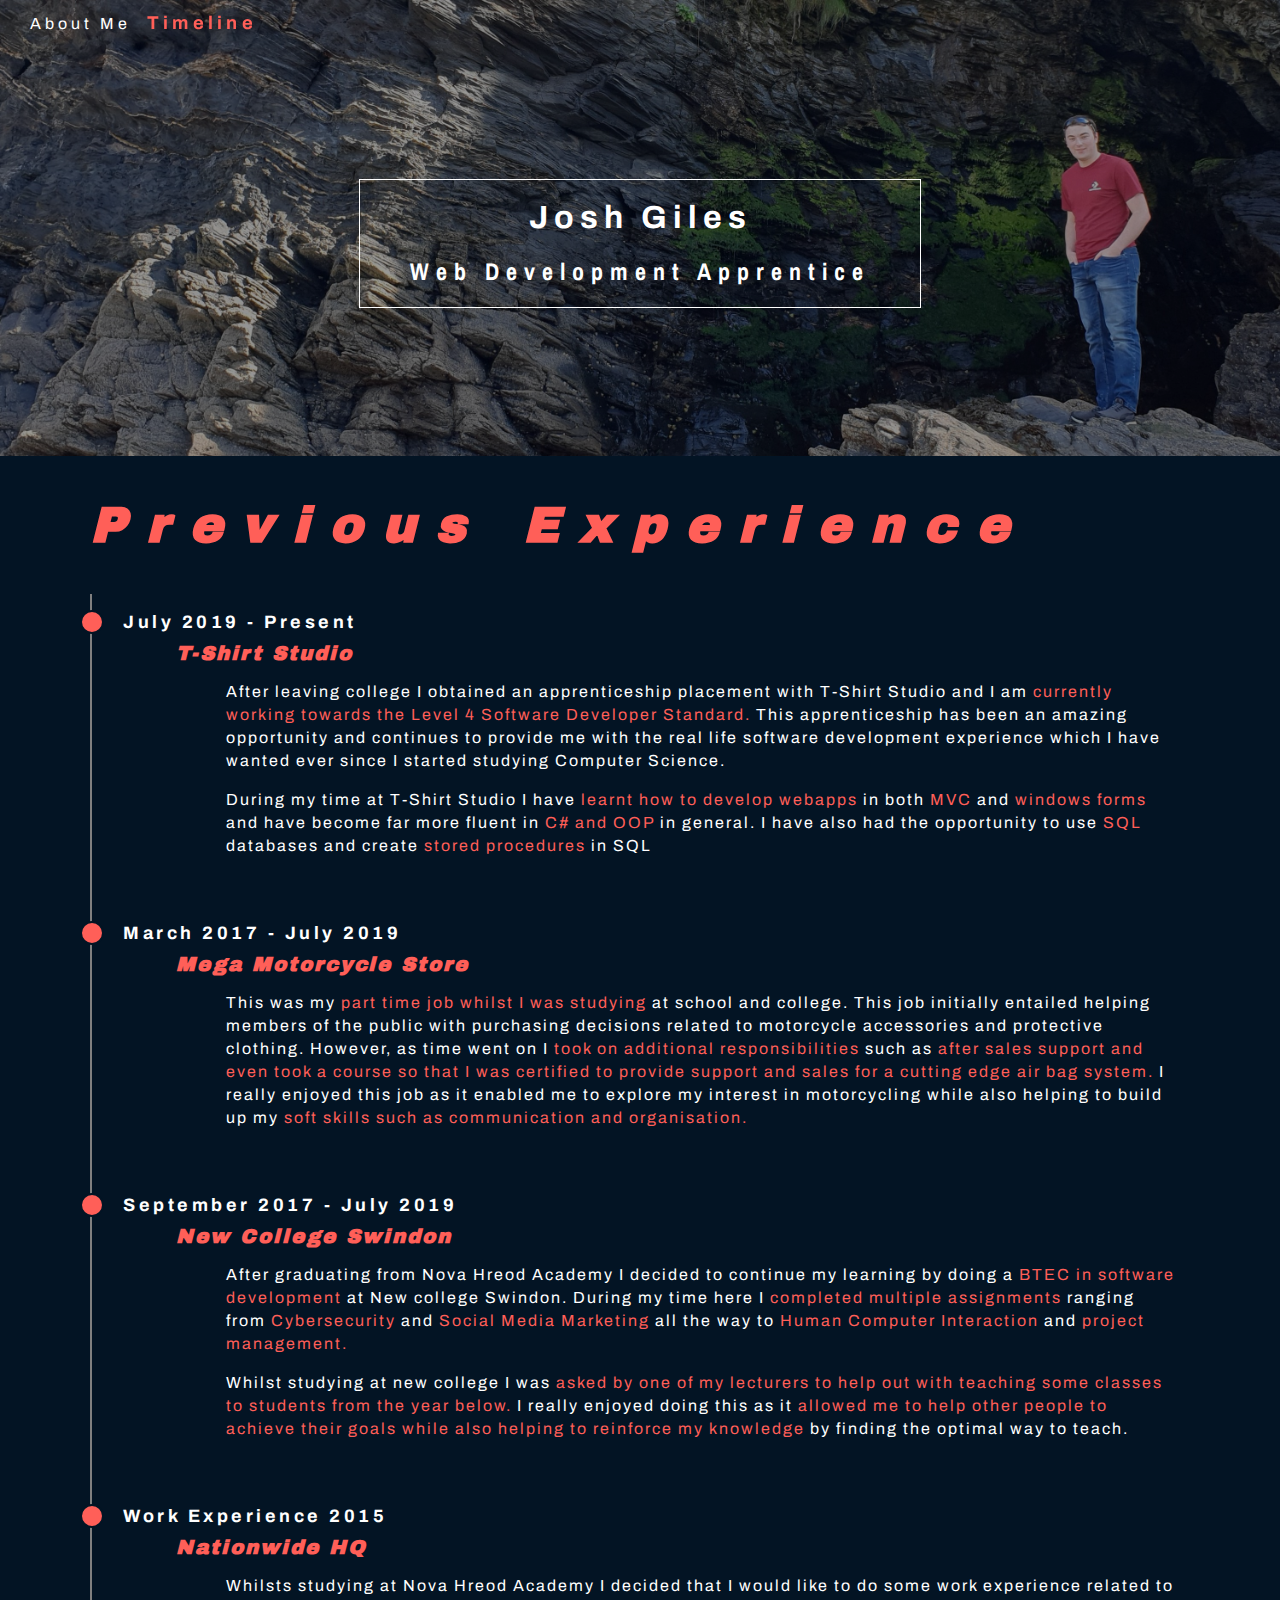
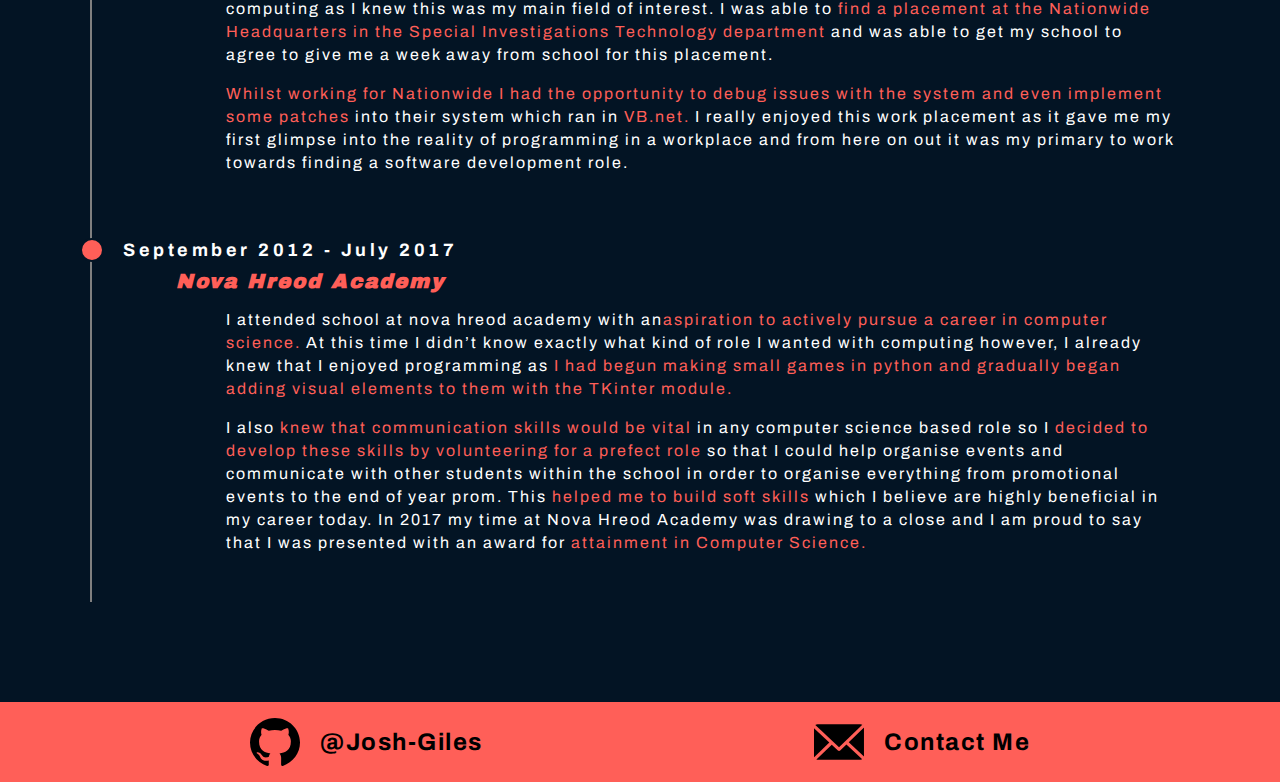
<file: timeLine.html>
<!doctype html>

<html lang="en">

<head>
      <meta charset="utf-8">
      <meta name="viewport" content="width=device-width, initial-scale=1">
      <meta name="description" content="View Josh Giles previous experience as a web developer.">
      <meta name="keywords"
            content="Josh Giles, Josh Giles Web Developer, Josh Giles Swindon, Josh Giles Portfolio, Web Developer Swindon">
      <meta name="author" content="Josh Giles">
      <link rel='shortcut icon' type='image/x-icon' href='PersonalSite/Icons/ICO/favicon.ico' />
      <title>Josh Giles - Web Developer | Previous Experience</title>
      <link rel="stylesheet" href="Home.css">
      <link rel="stylesheet" href="timeLine.css">
      <script src="https://ajax.googleapis.com/ajax/libs/jquery/3.5.1/jquery.min.js"></script>
</head>

<body>

      <header class="headerContainer">
            <nav class="headerNav">
                  <a class="navLink" href="/index.html">About Me</a>
                  <a class="navLink navLinkSelected" href="/timeLine.html">Timeline</a>
            </nav>

            <picture>
                  <source media="(max-width:500px)" srcset="PersonalSite/HeaderImages/header-Small.jpg">
                  <source media="(max-width:768px)" srcset="PersonalSite/HeaderImages/header-MedSml.jpg">
                  <source media="(max-width:1024px)" srcset="PersonalSite/HeaderImages/header-Medium.jpg">
                  <source media="(max-width:1440px)" srcset="PersonalSite/HeaderImages/header-MedLrg.jpg">
                  <source media="(max-width:2560px)" srcset="PersonalSite/HeaderImages/header-Large.jpg">
                  <img id="headerImage" class="headerImage" src="PersonalSite/HeaderImages/header-Large.jpg"
                        alt="Header Photo" />
            </picture>

            <div id="headerTitle" class="headerTextContainer">
                  <h1 class="headerText">Josh Giles</h1>
                  <h2 class="headerSubText">Web Development Apprentice</h2>
            </div>

      </header>

      <section class="gutters timeLinePage">
            <h2 class="sectionHeader">Previous Experience</h2>

            <section class="timelineSection" attr-employmentdate="July 2019 - Present">
                  <div class="timelineSection-InnerContent">
                        <h1 class="timelineSection-Title">T-Shirt Studio</h1>
                        <p class="timelineSection-Description">
                              After leaving college I obtained an apprenticeship placement with T-Shirt Studio and I am
                              <span class="highlightText">currently working towards the Level 4 Software Developer Standard.</span> This apprenticeship has
                              been an amazing opportunity and continues to provide me with the real life software
                              development experience which I have wanted ever since I started studying Computer Science.
                        </p>
                        <p class="timelineSection-Description">
                              During my time at T-Shirt Studio I have <span class="highlightText">learnt how to develop webapps</span> in both <span class="highlightText">MVC</span> and
                              <span class="highlightText">windows forms</span> and have become far more fluent in <span class="highlightText">C# and OOP</span> in general. I have also had
                              the opportunity to use <span class="highlightText">SQL</span> databases and create <span class="highlightText">stored procedures</span> in SQL
                        </p>
                  </div>
            </section>

            <section class="timelineSection" attr-employmentdate="March 2017 - July 2019">
                  <div class="timelineSection-InnerContent">
                        <h1 class="timelineSection-Title">Mega Motorcycle Store</h1>
                        <p class="timelineSection-Description">
                              This was my <span class="highlightText">part time job whilst I was studying</span> at school and college. This job initially
                              entailed helping members of the public with purchasing decisions related to motorcycle
                              accessories and protective clothing. However, as time went on I <span class="highlightText">took on additional
                              responsibilities</span> such as <span class="highlightText">after sales support and even took a course so that I was
                              certified to provide support and sales for a cutting edge air bag system.</span> I really enjoyed
                              this job as it enabled me to explore my interest in motorcycling while also helping to
                              build up my <span class="highlightText">soft skills such as communication and organisation.</span>
                        </p>
                  </div>
            </section>

            <section class="timelineSection" attr-employmentdate="September 2017 - July 2019">
                  <div class="timelineSection-InnerContent">
                        <h1 class="timelineSection-Title">New College Swindon</h1>
                        <p class="timelineSection-Description">
                              After graduating from Nova Hreod Academy I decided to continue my learning by doing a <span class="highlightText">BTEC
                              in software development</span> at New college Swindon. During my time here I <span class="highlightText">completed multiple
                              assignments</span> ranging from <span class="highlightText">Cybersecurity</span> and <span class="highlightText">Social Media Marketing</span> all the way to <span class="highlightText">Human
                              Computer Interaction</span> and <span class="highlightText">project management.</span>
                        </p>
                        <p class="timelineSection-Description">
                              Whilst studying at new college I was <span class="highlightText">asked by one of my lecturers to help out with
                              teaching some classes to students from the year below.</span> I really enjoyed doing this as it
                              <span class="highlightText">allowed me to help other people to achieve their goals while also helping to reinforce my
                              knowledge</span> by finding the optimal way to teach.
                        </p>
                  </div>
            </section>

            <section class="timelineSection" attr-employmentdate="Work Experience 2015">
                  <div class="timelineSection-InnerContent">
                        <h1 class="timelineSection-Title">Nationwide HQ</h1>
                        <p class="timelineSection-Description">
                              Whilsts studying at Nova Hreod Academy I decided that I would like to do some work
                              experience related to computing as I knew this was my main field of interest. I was able
                              to <span class="highlightText">find a placement at the Nationwide Headquarters in the Special Investigations
                              Technology department</span> and was able to get my school to agree to give me a week away from
                              school for this placement.
                        </p>

                        <p class="timelineSection-Description">
                              <span class="highlightText">Whilst working for Nationwide I had the opportunity to debug issues with the system and
                              even implement some patches</span> into their system which ran in <span class="highlightText">VB.net.</span> I really enjoyed this
                              work placement as it gave me my first glimpse into the reality of programming in a
                              workplace and from here on out it was my primary to work towards finding a software
                              development role.
                        </p>
                  </div>
            </section>

            <section class="timelineSection" attr-employmentdate="September 2012 - July 2017">
                  <div class="timelineSection-InnerContent">
                        <h1 class="timelineSection-Title">Nova Hreod Academy</h1>
                        <p class="timelineSection-Description">
                              I attended school at nova hreod academy with an<span class="highlightText">aspiration to actively pursue a career in
                              computer science.</span> At this time I didn’t know exactly what kind of role I wanted with
                              computing however, I already knew that I enjoyed programming as <span class="highlightText">I had begun making small
                              games in python and gradually began adding visual elements to them with the TKinter
                              module.</span>
                        </p>
                        <p class="timelineSection-Description">
                              I also <span class="highlightText">knew that communication skills would be vital</span> in any computer science based role so
                              I <span class="highlightText">decided to develop these skills by volunteering for a prefect role</span> so that I could help
                              organise events and communicate with other students within the school in order to organise
                              everything from promotional events to the end of year prom. This <span class="highlightText">helped me to build soft
                              skills</span> which I believe are highly beneficial in my career today. In 2017 my time at Nova
                              Hreod Academy was drawing to a close and I am proud to say that I was presented with an
                              award for
                              <a class="timelineLink" target="_blank"
                                    href="https://www.novahreodacademy.org.uk/news-and-events/latest-news/gcse-presentation-evening-8">attainment
                                    in Computer Science.</a>
                        </p>
                  </div>
            </section>

      </section>



      <footer class="footer">
            <section class="footerContentContainer">
                  <a href="https://github.com/Josh-Giles" class="footerLink" target="_blank">
                        <img class="footerContentImage" src="PersonalSite/Icons/SVG/BlackGitIcon.svg" alt="GitHub Logo">
                        <span class="footerContentText">@Josh-Giles</span>
                  </a>
                  <a href="#" class="footerLink">
                        <img class="footerContentImage" src="PersonalSite/Icons/SVG/BlackMailIcon.svg" alt="Mail Logo">
                        <span class="footerContentText">Contact Me</span>
                  </a>
            </section>
      </footer>

</body>

</html>
</file>
<file: Home.css>
@import url('https://fonts.googleapis.com/css2?family=Archivo+Black&family=Archivo:wght@500&display=swap&family=Archivo+Narrow:wght@400&display=swap');

html{
    scroll-behavior: smooth;
}

body {
    padding:0;
    margin:0;
    background-color: #031424;
}

::-webkit-scrollbar {
    background: #000000;
    max-width: 14px;
}

::-webkit-scrollbar-thumb {
    background: #424242;
}

.gutters{
    padding: 0 7%
}

.headerContainer{
    display: flex;
    width: 100%;
    max-height:768px;
    justify-content: center;
}

.headerImage{
    filter: brightness(60%);
    width:100%;
    height: 100%;
}

.headerNav{
    display: inline-flex;
    position: absolute;
    top: 15px;
    left: 30px;
    z-index: 1;
    justify-content: space-between;
    width: 220px; 
    flex-grow: 1;
}

.headerNav > a:hover{
    color:#FF5F58;
    font-weight: 700;
    transform: scale(1.15);
}

.navLink{
    transition: transform 0.2s ease-in-out, color 0.2s ease-in-out, font-weight 0.2s ease-in-out;
    font-family: 'Archivo', sans-serif;
    letter-spacing: 4px;
    color: #ffffff;
    padding-bottom:5px;
    text-decoration: none;
    z-index: 2;
}

.navLinkSelected{
    color:#FF5F58;
    font-weight: 700;
    transform: scale(1.15);
}

.headerTextContainer{
    position: absolute;
    top: 10vw;
    border: 1px solid #ffffff;
    padding: 20px 50px 20px 50px;
}

.headerText{
    text-align: center;
    font-family: 'Archivo', sans-serif;
    letter-spacing: 6px;
    color: #ffffff;
    margin: 0 0 20px 0;
}

.headerSubText{
    text-align: center;
    font-family: 'Archivo Narrow', sans-serif;
    letter-spacing: 7px;
    color: #ffffff;
    margin:0;
}

.sectionContainer{
    display: flex;
}

.sectionContainer--PinkBG{
    background-color: #FF5F58;
    margin-top:50px;
    flex-direction: column;
    padding:25px 100px;
}

.sectionHeader{
    font-family: 'Archivo Black', sans-serif;
    color: #FF5F58;
    font-size: 50px;
    letter-spacing: 20px;
    font-style: italic;
    display: flex;
    flex-shrink: 1;
}

.sectionHeader--Blue{
    font-family: 'Archivo Black', sans-serif;
    font-size: 50px;
    letter-spacing: 20px;
    font-style: italic;
    display: flex;
    flex-shrink: 1;
    color: #031424;
    margin:0px;
    letter-spacing: 10px;
    word-break: break-word;
}

.sectionImage{
    width: 25vw;
    height:25vw;
    max-width: 330px;
    max-height:330px;
    border-radius: 50%;
    float: left;
    margin:0 25px 0 0;
}

.sectiontextContainer{
    padding-left: 50px;
    overflow: hidden;
}

.showAllContent{
    max-height: none;
    background-image: none;
}

.sectionText{
    color: #ffffff;
    font-family: 'Archivo', sans-serif;
    line-height: 32px;
    font-size: 18px;
    margin:0;
    letter-spacing: 1px;
    word-break: break-word;
}

.highlightText{
    color: #FF5F58;
}

.highlightTextBlue{
    color:#031424;
}

.sectionText--padding{
    padding: 30px;
    margin-top:0px;
}

.footer{
    height:60px;
    margin-top:100px;
    background-color: #FF5F58;
    display: flex;
    justify-content: center;
    flex-flow: wrap;
    font-family: 'Archivo', sans-serif;
    font-size: 24px;
    letter-spacing: 1.5px;
    padding: 10px 55px;
}

.footerContentContainer{
    display: flex;
    height: 60px;
    width:800px;
    flex-flow: wrap;
    justify-content: space-between;
}

.footerLink{
    display: flex;
    align-self: center;
    color: #000000;
    text-decoration: none;
    height:100%;
    padding:0px 10px 0px 10px;
}

.footerContentImage{
    display: flex;
    width:50px;
} 

.footerContentText{
    align-self: center;
    margin-left: 20px;
    font-weight: bold;
    word-break: break-all;
}

@media(max-width:1440px){
    .headerTextContainer{
        top:14vw;
    }
}

@media(max-width:1024px){
    .headerTextContainer{
        top:15vw;
    }
}

@media(max-width:842px){

    .sectiontextContainer{
        padding: 0;
    }

    .sectionImage{
        width: 28vw;
        height: 28vw;
    }

    .sectionHeader--Blue{
        font-size: 30px;
        letter-spacing: 6px;
    }

    .sectionContainer--PinkBG{
        padding: 20px 60px;
    }
        
}


@media (max-width: 768px){
    .headerTextContainer {
        top: 20vw;
    }

}

@media(max-width:560px){
    .footer{
        padding: 10px 20px;
    }
    .headerTextContainer {
        top: 11vw;
    }
    .headerSubText{
        width:200px;
    }
}

@media(max-width:550px){
    .sectionImage{
        width: 40vw;
        height: 40vw;
    }

    .headerTextContainer {
        top: 13vw;
    }
    
    .sectionText--padding {
        padding: 0px;
    }

    .sectionHeader{
        letter-spacing: 15px;
        font-size: 40px;
        font-style: normal;
    }
}

@media(max-width:500px){
    
    .headerTextContainer{
        top:25vw;
    }

    .sectionContainer--PinkBG {
        padding: 20px;
    }

    .footerContentContainer {
        width: 100%;
        height: 120px;
        justify-content: center;
    }

    .footer{
        height: 120px;
    }

    .footerLink{
        height:50%;
    }
}

@media(max-width:425px){

    .footer{
        font-size: 22px;
    }
    .footerContentImage{
        width: 60px;
    }

    .sectionImage{
        width: 44vw;
        height: 44vw;
    }

    .sectionHeader{
        letter-spacing: 10px;
    }


    .sectionHeader--Blue {
        font-size: 29px;
        letter-spacing: 3px;
    }

}

@media(max-width:375px){
    .headerTextContainer{
        padding: 20px 30px 20px 30px;
    }

    .sectionHeader{
        letter-spacing: 10px;
    }
}

@media(max-width:360px){
        .sectionHeader{
        letter-spacing: 4px;
    }
}


@media(max-width:325px){
    .sectionImage{
        width: 44vw;
        height: 44vw;
    }

    .headerTextContainer{
        top:23vw;
    }

    .headerSubText{
        font-size: 16px;
    }
}
</file>
<file: timeLine.css>
@import url('https://fonts.googleapis.com/css2?family=Archivo+Black&family=Archivo:wght@500&display=swap&family=Archivo+Narrow:wght@400&display=swap');
.timeLineSection{
    width:100%;
    display: flex;
    
}

.timeLinePage{
    display: flex;
    flex-direction: column;
}

.timelineSection{
    padding: 3em 15px 2em 2em;
    color: white;
    font-family: 'Archivo', sans-serif;
    letter-spacing: 2px;
    position: relative;
    border-left: 2px solid grey;
    max-width:1700px;
    align-self: center;
}

/*Date Styling*/
.timelineSection::before {
    content: attr(attr-employmentdate);
    position: absolute;
    left: 1.75em;
    font-weight: bold;
    top: 1em;
    display: block;
    font-weight: 700;
    font-size: 18px;
    color: #ffffff;
    letter-spacing: 3.5px;
}

/*Dot styling*/
.timelineSection::after {
    width: 20px;
    height: 20px;
    display: block;
    top: 1em;
    position: absolute;
    left: -12px;
    border-radius: 50%;
    content: '';
    border: 2px solid #031424;
    background: #FF5F58;
}

.timelineSection-InnerContent{
    padding-left: 5%;
}

.timelineSection-Title{
    margin-top: 0;
    color: #FF5F58;
    font-size: 20px;
    font-family: 'Archivo Black', sans-serif;
    font-style: italic;
}

.timelineSection-Description{
    font-size: 16px;
    padding-left: 5%;
    line-height: 23px;
    font-family: 'Archivo', sans-serif;
}

.timelineLink{
    color: #FF5F58;
    text-decoration:none;
}

.timelineLink:hover{
    text-decoration: underline;
}

.highlightText{
    color: #FF5F58;
}

@media(max-width:450px){
    .timelineSection-InnerContent{
        margin-top:15px;
    }
}
</file>
